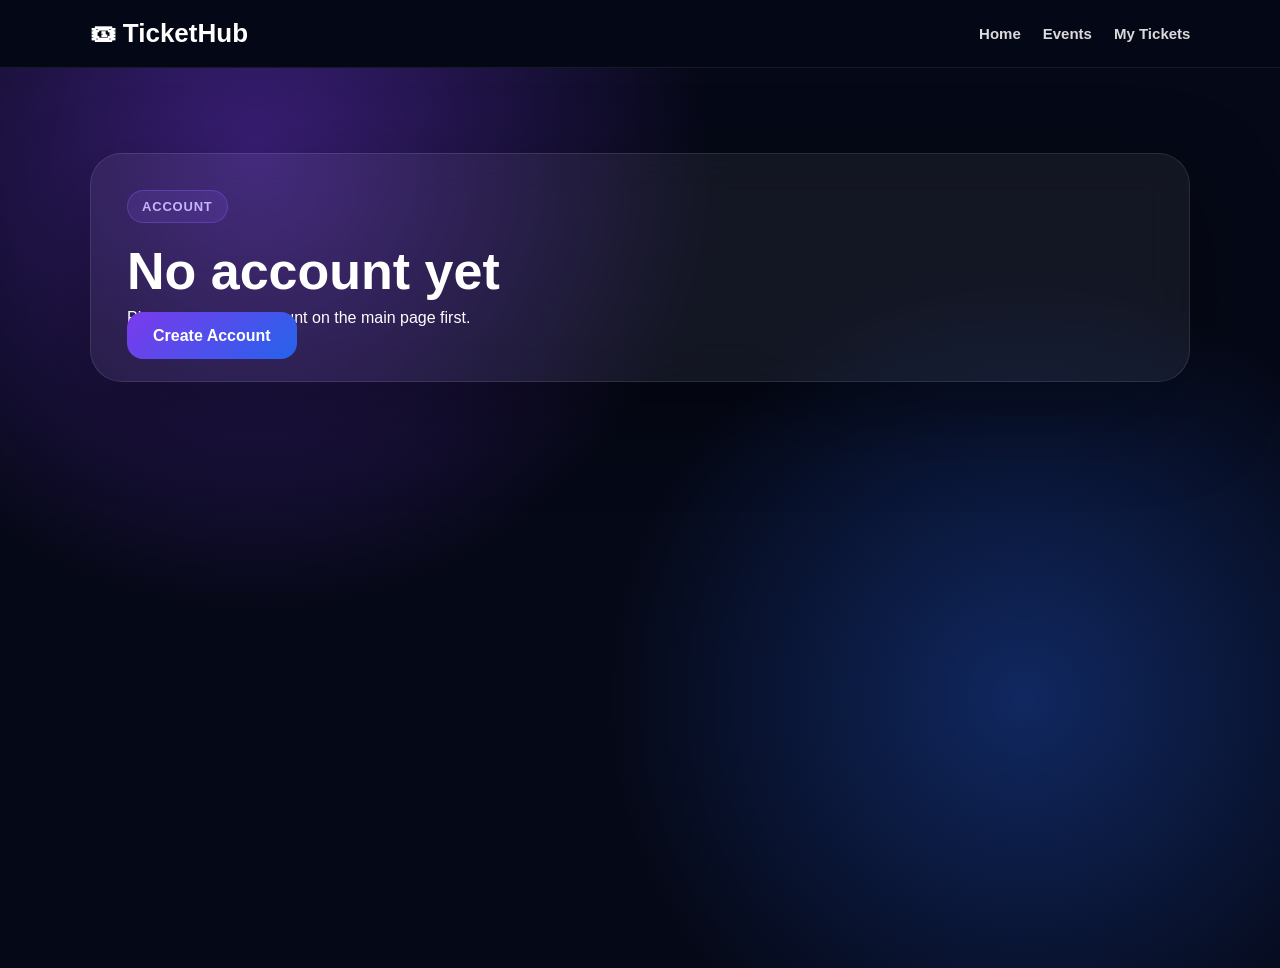
<file: account.html>
<!DOCTYPE html>
<html lang="en">
<head>
<meta charset="UTF-8">
<meta name="viewport" content="width=device-width, initial-scale=1.0">

<title>TicketHub Account</title>
<link rel="stylesheet" href="style.css">
</head>

<body>

<header>
  <a href="index.html" class="logo">🎟 TicketHub</a>

  <nav>
    <a href="index.html">Home</a>
    <a href="index.html#events">Events</a>
    <a href="index.html#tickets">My Tickets</a>
  </nav>
</header>

<section class="account-page">
  <div id="fullAccountBox" class="full-account"></div>
</section>

<script src="js/toast.js"></script>
<script src="js/events.js"></script>
<script src="js/account.js"></script>
<script src="js/tickets.js"></script>

<script>
  function openEventDetails(title){
  localStorage.setItem("selectedEventTitle", title);
  window.location.href = "event.html";
}
function openPayment(id){
  localStorage.setItem("selectedTicketId", id);
  window.location.href = "payment.html";
}

function openTicket(id){
  localStorage.setItem("selectedTicketId", id);
  window.location.href = "ticket.html";
}

const fullAccountBox = document.getElementById("fullAccountBox");
const accountUser = JSON.parse(localStorage.getItem("tickethubUser"));
const tickets = JSON.parse(localStorage.getItem("tickets")) || [];
const viewedTickets = JSON.parse(localStorage.getItem("viewedTickets")) || [];

if(!accountUser){
  fullAccountBox.innerHTML = `
    <span class="section-label">Account</span>
    <h1>No account yet</h1>
    <p>Please create an account on the main page first.</p>
    <a class="main-btn" href="index.html#account">Create Account</a>
  `;
} else {
  const paidTickets = tickets.filter(t => t.status.includes("Paid"));
  const totalSpent = paidTickets.reduce((sum, t) => sum + Number(t.price), 0);

  const originalTotal = paidTickets.reduce((sum, ticket) => {
    const event = events.find(e => e.title === ticket.title);
    return sum + (event ? event.price : ticket.price);
  }, 0);

  const saved = Math.max(originalTotal - totalSpent, 0);

  let level = "Bronze";
  let nextLevel = "Silver";
  let currentTarget = 0;
  let nextTarget = 500;

  if(totalSpent >= 2000){
    level = "Platinum";
    nextLevel = "Max level";
    currentTarget = 2000;
    nextTarget = 2000;
  } else if(totalSpent >= 1000){
    level = "Gold";
    nextLevel = "Platinum";
    currentTarget = 1000;
    nextTarget = 2000;
  } else if(totalSpent >= 500){
    level = "Silver";
    nextLevel = "Gold";
    currentTarget = 500;
    nextTarget = 1000;
  }

  const progress =
    nextTarget === currentTarget
    ? 100
    : Math.min(
        100,
        Math.round(((totalSpent - currentTarget) / (nextTarget - currentTarget)) * 100)
      );

  const amountLeft = Math.max(nextTarget - totalSpent, 0);

  fullAccountBox.innerHTML = `
    <span class="section-label">Personal Dashboard</span>

    <h1>👋 ${accountUser.name}</h1>
    <p class="account-email">${accountUser.email}</p>

    <div class="level-card">
      <h2>${level} Member</h2>
      <p>Member since: ${accountUser.joined}</p>

      <div class="level-progress-info">
        ${
          nextLevel === "Max level"
          ? "🏆 You reached the highest level"
          : `$${totalSpent} / $${nextTarget} to ${nextLevel}`
        }
      </div>

      <div class="level-progress">
        <span style="width:${progress}%"></span>
      </div>

      ${
        nextLevel === "Max level"
        ? `<p>Thank you for being one of our top clients.</p>`
        : `<p>$${amountLeft} left to reach ${nextLevel} level.</p>`
      }
    </div>

    <div class="dashboard-grid">
      <div>
        <h3>${tickets.length}</h3>
        <p>Total reserved tickets</p>
      </div>

      <div>
        <h3>${paidTickets.length}</h3>
        <p>Paid tickets</p>
      </div>

      <div>
        <h3>$${totalSpent}</h3>
        <p>Total spent</p>
      </div>

      <div>
        <h3>$${saved}</h3>
        <p>Saved with discounts</p>
      </div>

      <div>
        <h3>${viewedTickets.length}</h3>
        <p>Viewed digital tickets</p>
      </div>
    </div>

    <h2 class="account-subtitle">🎫 Your Tickets</h2>

    <div class="account-ticket-list">
      ${
        tickets.length === 0
        ? `<p class="empty">No tickets yet.</p>`
        : tickets.map(ticket => {
          const paid = ticket.status.includes("Paid");

          return `
          <div class="account-ticket">
            <h3>${ticket.title}</h3>
            <p>Order: ${ticket.id}</p>
            <p>📍 ${ticket.location}</p>
            <p>📅 ${ticket.date}</p>
            <p>💳 $${ticket.price}</p>

            <span class="ticket-status ${
              paid ? "status-paid" : "status-waiting"
            }">${ticket.status}</span>

            <div class="account-ticket-actions">
              <button onclick="openEventDetails('${ticket.title}')">
  View Event Details
</button>
              ${
                paid
                ? `<button onclick="openTicket('${ticket.id}')">View Digital Ticket</button>`
                : `<button onclick="openPayment('${ticket.id}')">Pay Online</button>`
              }
            </div>
          </div>
          `;
        }).join("")
      }
    </div>

    <button class="logout-btn account-logout" onclick="logoutUser()">
      Logout
    </button>
  `;
}
</script>

</body>
</html>
</file>
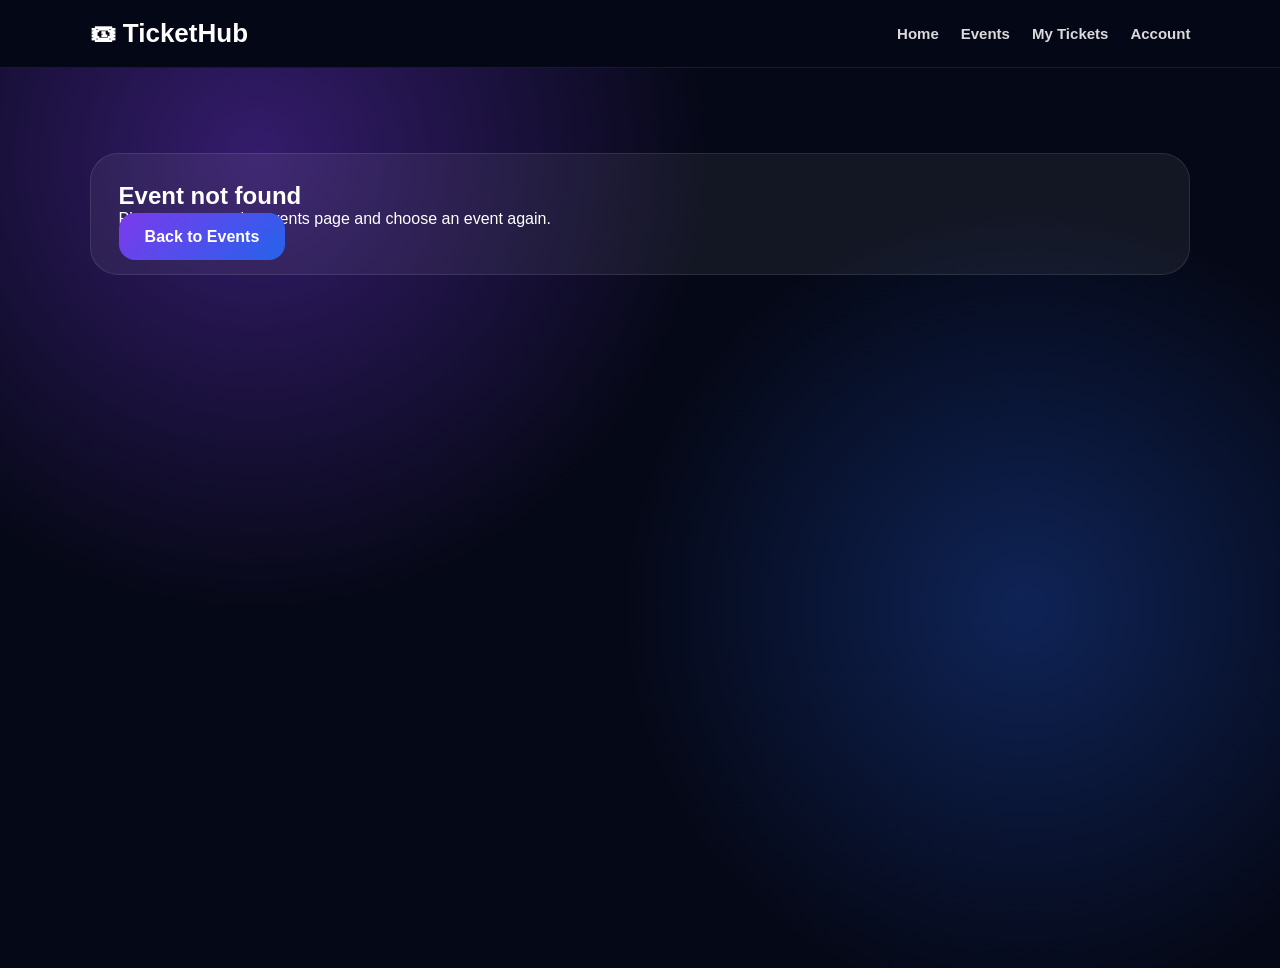
<file: event.html>
<!DOCTYPE html>
<html lang="en">
<head>
<meta charset="UTF-8">
<meta name="viewport" content="width=device-width, initial-scale=1.0">
<title>TicketHub Event Details</title>
<link rel="stylesheet" href="style.css">
</head>

<body>

<header>
  <a href="index.html" class="logo">🎟 TicketHub</a>
  <nav>
    <a href="index.html">Home</a>
    <a href="index.html#events">Events</a>
    <a href="index.html#tickets">My Tickets</a>
    <a href="account.html">Account</a>
  </nav>
</header>

<section class="event-page">
  <div id="eventPageContent"></div>
</section>

<script src="js/toast.js"></script>
<script src="js/events.js"></script>

<script src="js/seatmap/layouts.js"></script>
<script src="js/seatmap/generator.js"></script>
<script src="js/seatmap/renderer.js"></script>
<script src="js/seatmap/engine.js"></script>

<script>
const selectedTitle = localStorage.getItem("selectedEventTitle");
const eventData = events.find(event => event.title === selectedTitle);
const box = document.getElementById("eventPageContent");

function renderEventPage(){
  if(!eventData){
    box.innerHTML = `
      <div class="event-info-box">
        <h1>Event not found</h1>
        <p>Please return to the events page and choose an event again.</p>
        <a class="main-btn" href="index.html#events">Back to Events</a>
      </div>
    `;
    return;
  }

  const layout = SeatMapLayouts.getLayout(eventData);

  box.innerHTML = `
    <div class="event-layout pro-event-layout">

      <div>
        <img class="event-hero-img" src="${eventData.image}" alt="${eventData.title}">

        <div class="event-info-box">
          <span class="section-label">${eventData.category}</span>

          <h1>${eventData.title}</h1>

          <p>📍 ${eventData.location}</p>
          <p>📅 ${eventData.date}</p>
          <p>🏟 ${layout.title}</p>
          <p>${layout.description}</p>

          <div class="seatmap-stats">
            <div>
              <h3 id="seatTotal">0</h3>
              <p>Total seats</p>
            </div>

            <div>
              <h3 id="seatAvailable">0</h3>
              <p>Available</p>
            </div>

            <div>
              <h3 id="seatSold">0</h3>
              <p>Reserved</p>
            </div>
          </div>

          <div class="seat-summary-box">
            <h3>Selected seat</h3>

            <div id="selectedSeatBox">
              Choose an available seat on the map.
            </div>
          </div>

          <button class="buy-btn" onclick="SeatMapEngine.reserveSelectedSeat()">
            Reserve Selected Seat
          </button>
        </div>
      </div>

      <div class="seat-map-box pro-map-box">
        <span class="section-label">SeatMap V2</span>

        <h2>Choose your exact seat</h2>

        <div class="seat-legend">
          <span><b class="legend-vip"></b> VIP</span>
          <span><b class="legend-gold"></b> Gold</span>
          <span><b class="legend-standard"></b> Standard</span>
          <span><b class="legend-sold"></b> Sold</span>
          <span><b class="legend-selected"></b> Selected</span>
        </div>

        <div id="seatMapContainer"></div>
      </div>

    </div>
  `;

  SeatMapEngine.init(eventData, "seatMapContainer");
}

renderEventPage();
</script>

</body>
</html>
</file>
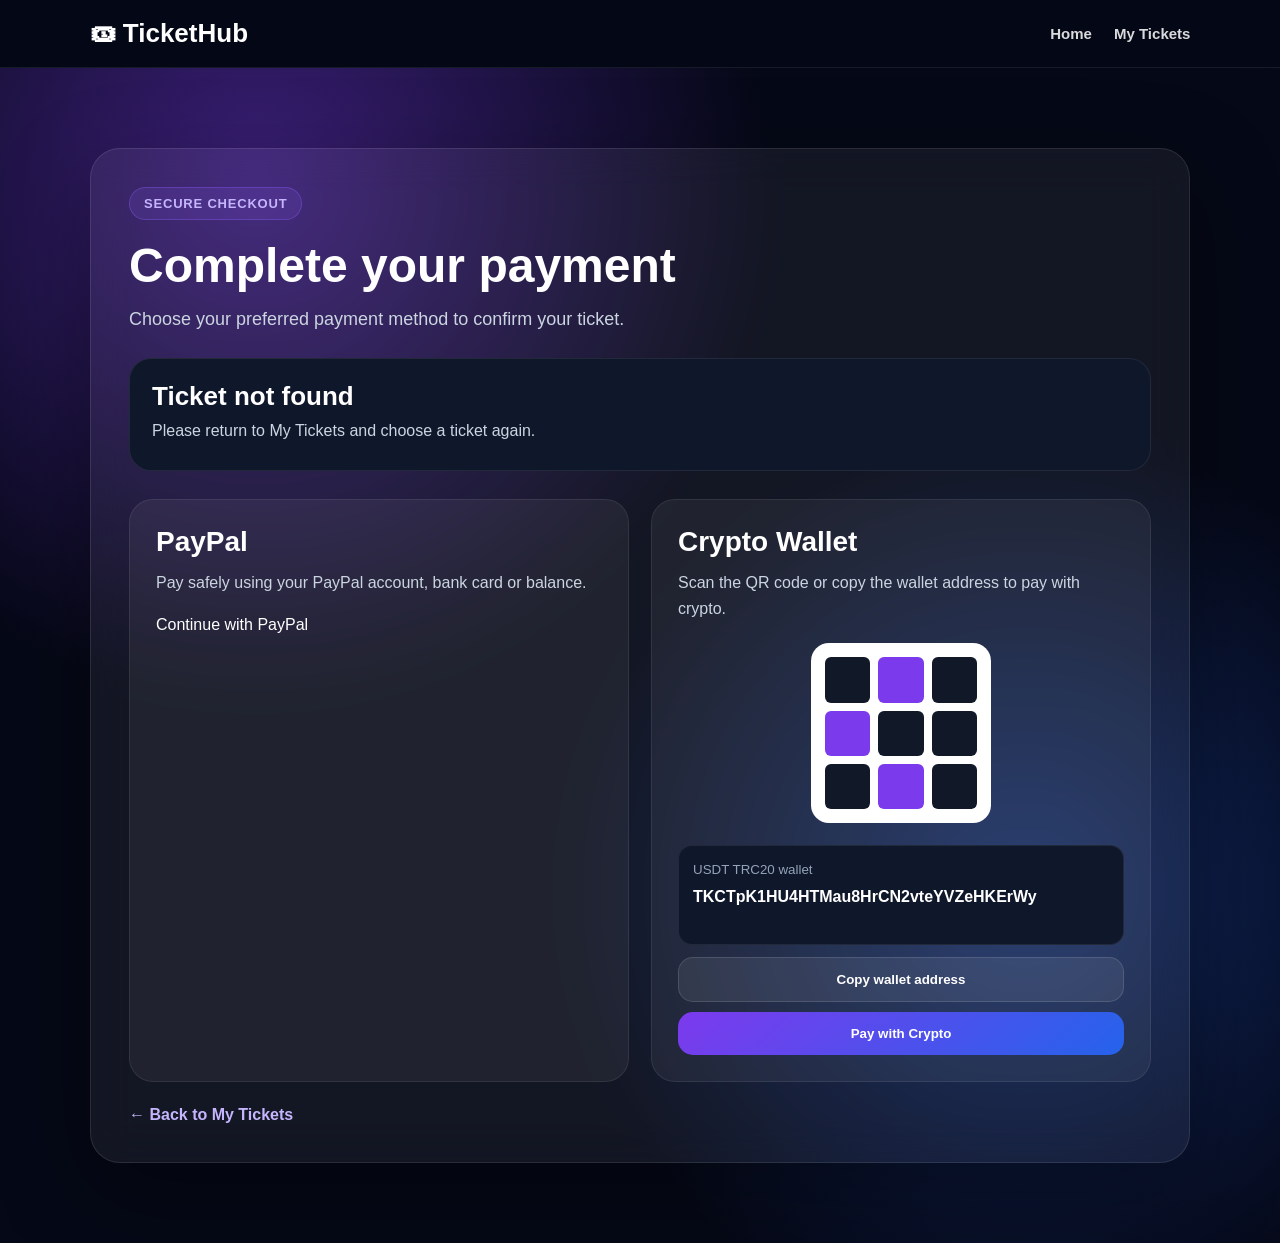
<file: payment.html>
<!DOCTYPE html>
<html lang="en">
<head>
<meta charset="UTF-8">
<meta name="viewport" content="width=device-width, initial-scale=1.0">

<title>TicketHub Payment</title>
<link rel="stylesheet" href="style.css">
</head>

<body>

<header>
  <a href="index.html" class="logo">🎟 TicketHub</a>

  <nav>
    <a href="index.html">Home</a>
    <a href="index.html#tickets">My Tickets</a>
  </nav>
</header>

<section class="payment-page">

  <div class="payment-card">

    <span class="section-label">Secure Checkout</span>

    <h1>Complete your payment</h1>

    <p class="payment-subtitle">
      Choose your preferred payment method to confirm your ticket.
    </p>

    <div id="paymentInfo" class="payment-info"></div>

    <div class="payment-methods">

      <div class="payment-option">
        <h2>PayPal</h2>
        <p>
          Pay safely using your PayPal account, bank card or balance.
        </p>

        <div id="paypal-button-container"></div>
          Continue with PayPal
        </button>
      </div>

      <div class="payment-option">
        <h2>Crypto Wallet</h2>
        <p>
          Scan the QR code or copy the wallet address to pay with crypto.
        </p>

        <div class="qr-box">
          <div class="fake-qr">
            <span></span><span></span><span></span>
            <span></span><span></span><span></span>
            <span></span><span></span><span></span>
          </div>
        </div>

        <div class="wallet-box">
          <small>USDT TRC20 wallet</small>
          <p id="walletAddress">TKCTpK1HU4HTMau8HrCN2vteYVZeHKErWy</p>
        </div>

        <button class="copy-btn" onclick="copyWallet()">
          Copy wallet address
        </button>

        <button class="pay-btn" onclick="startCryptoPayment()">
  Pay with Crypto
</button>
      </div>

    </div>

    <a class="back-link" href="index.html#tickets">
      ← Back to My Tickets
    </a>

  </div>

</section>
<script src="https://www.paypal.com/sdk/js?client-id=ASmPo29-CAx1f6HAVmBZiJ8HGcMhTygTA6nf48iBbQSwUuh_tp2i-8JwFFqXmMqD-EnzxzRBslFUW_jC&currency=USD"></script>
<script src="js/toast.js"></script>
<script>
const paymentInfo = document.getElementById("paymentInfo");
const ticketId = localStorage.getItem("selectedTicketId");
const tickets = JSON.parse(localStorage.getItem("tickets")) || [];
const ticket = tickets.find(t => t.id === ticketId);

if (!ticket) {
  paymentInfo.innerHTML = `
    <h3>Ticket not found</h3>
    <p>Please return to My Tickets and choose a ticket again.</p>
  `;
} else {
  paymentInfo.innerHTML = `
    <h3>${ticket.title}</h3>
    <p>Order: ${ticket.id}</p>
    <p>📍 ${ticket.location}</p>
    <p>📅 ${ticket.date}</p>
    <p class="payment-price">$${ticket.price}</p>
  `;
}

function markAsPaid() {
  const index = tickets.findIndex(t => t.id === ticketId);

  if (index !== -1) {
    tickets[index].status = "Paid / Confirmed";
    localStorage.setItem("tickets", JSON.stringify(tickets));
  }
}

function payWithPaypal() {
  if (!ticket) {
    showToast("Payment error", "Ticket not found.", "error");
    return;
  }

  const paypalName = "Masha Save";
  const amount = Number(ticket.price).toFixed(2);

  const paypalUrl = `https://paypal.me/${paypalName}/${amount}USD`;

  window.open(paypalUrl, "_blank");

  showToast(
    "PayPal opened",
    "After payment, return here and confirm your order.",
    "payment"
  );
}

function copyWallet() {
  const wallet = document.getElementById("walletAddress").innerText;
  navigator.clipboard.writeText(wallet);
  showToast(
  "Wallet copied",
  "Crypto wallet address copied to clipboard.",
  "info"
);
}

async function startCryptoPayment(){
  try{
    const selectedTicket = JSON.parse(localStorage.getItem("selectedTicket") || "{}");
    const selectedEvent = localStorage.getItem("selectedEventTitle") || selectedTicket.title || "TicketHub order";

    let amountFromStorage =
  localStorage.getItem("selectedTicketPrice") ||
  localStorage.getItem("ticketPrice") ||
  localStorage.getItem("selectedEventPrice") ||
  localStorage.getItem("selectedPrice") ||
  selectedTicket.price ||
  selectedTicket.total ||
  0;

if(!amountFromStorage || Number(amountFromStorage) <= 0){
  const priceText = document.body.innerText.match(/\$[\d,.]+/);
  if(priceText){
    amountFromStorage = priceText[0];
  }
}

const amount = Number(String(amountFromStorage).replace("$", "").replace(",", "").trim());

    if(!amount || amount <= 0){
      console.error("Invalid crypto amount:", amountFromStorage, selectedTicket);
      showToast("Crypto error", "Ticket price was not found.", "error");
      return;
    }

    const orderId = localStorage.getItem("selectedOrderId") || `TH-${Date.now()}`;

    console.log("Creating crypto payment:", { amount, orderId, selectedEvent });

    const response = await fetch("/api/create-crypto-payment", {
      method: "POST",
      headers: {
        "Content-Type": "application/json"
      },
      body: JSON.stringify({
        amount,
        orderId,
        description: selectedEvent
      })
    });

    const data = await response.json();

    console.log("Crypto response:", data);

    if(!response.ok || !data.invoice_url){
      showToast("Crypto payment error", "Could not create crypto invoice.", "error");
      return;
    }

    localStorage.setItem("cryptoOrderId", orderId);
    window.location.href = data.invoice_url;

  }catch(error){
    console.error("Crypto payment error:", error);
    showToast("Crypto error", "Something went wrong.", "error");
  }
}

if (ticket && window.paypal) {
  paypal.Buttons({
    createOrder: async function() {
      const response = await fetch("/api/paypal-create-order", {
        method: "POST",
        body: JSON.stringify({
          amount: ticket.price,
          ticketId: ticket.id,
          title: ticket.title
        }) 
      });

      const order = await response.json();
      return order.id;
    },

    onApprove: async function(data) {
      const response = await fetch("/api/paypal-capture-order", {
        method: "POST",
        body: JSON.stringify({
          orderId: data.orderID
        })
      });

      const result = await response.json();

      if (result.status === "COMPLETED") {
        markAsPaid();

        showToast(
          "Payment successful",
          "Your ticket has been confirmed.",
          "payment"
        );

        setTimeout(() => {
          window.location.href = "index.html#tickets";
        }, 1200);
      } else {
        showToast(
          "Payment not completed",
          "Please try again.",
          "error"
        );
      }
    },

    onError: function() {
      showToast(
        "PayPal error",
        "Something went wrong during payment.",
        "error"
      );
    }
  }).render("#paypal-button-container");
}
</script>

</body>
</html>
</file>
<file: style.css>
*{
margin:0;
padding:0;
box-sizing:border-box;
font-family:-apple-system,BlinkMacSystemFont,"Segoe UI",sans-serif;
scroll-behavior:smooth;
}

body{
background:#050816;
color:white;
overflow-x:hidden;
}

header{
position:sticky;
top:0;
z-index:1000;
display:flex;
justify-content:space-between;
align-items:center;
padding:18px 7%;
background:rgba(5,8,22,.85);
backdrop-filter:blur(18px);
border-bottom:1px solid rgba(255,255,255,.08);
}

.logo{
  text-decoration:none;
color:white;
font-size:26px;
font-weight:900;
}

nav{
display:flex;
gap:22px;
}

nav a{
color:white;
text-decoration:none;
font-weight:600;
font-size:15px;
opacity:.85;
}

nav a:hover{
color:#a78bfa;
}

.ticker{
overflow:hidden;
background:#111827;
padding:12px 0;
border-bottom:1px solid rgba(255,255,255,.08);
}

.ticker-content{
white-space:nowrap;
display:inline-block;
animation:tickerMove 28s linear infinite;
font-weight:700;
color:#e0e7ff;
}

@keyframes tickerMove{
0%{transform:translateX(100%)}
100%{transform:translateX(-100%)}
}

.hero{
min-height:85vh;
padding:110px 7%;
display:flex;
flex-direction:column;
justify-content:center;
align-items:center;
text-align:center;
background:
radial-gradient(circle at 20% 10%,rgba(124,58,237,.5),transparent 35%),
radial-gradient(circle at 80% 30%,rgba(37,99,235,.4),transparent 35%),
radial-gradient(circle at 50% 90%,rgba(236,72,153,.25),transparent 35%);
}

.hero-badge,.section-label{
display:inline-block;
margin-bottom:18px;
padding:8px 14px;
border-radius:999px;
background:rgba(139,92,246,.15);
border:1px solid rgba(139,92,246,.35);
color:#c4b5fd;
font-weight:800;
font-size:13px;
text-transform:uppercase;
letter-spacing:.8px;
}

.hero h1{
max-width:950px;
font-size:76px;
line-height:1;
margin-bottom:24px;
}

.hero p{
max-width:760px;
font-size:21px;
color:#cbd5e1;
line-height:1.6;
margin-bottom:34px;
}

.hero-actions{
display:flex;
gap:16px;
flex-wrap:wrap;
justify-content:center;
margin-bottom:60px;
}

.main-btn,.second-btn{
padding:15px 26px;
border-radius:16px;
font-weight:900;
text-decoration:none;
}

.main-btn{
background:linear-gradient(135deg,#7c3aed,#2563eb);
color:white;
}

.second-btn{
background:rgba(255,255,255,.08);
color:white;
border:1px solid rgba(255,255,255,.12);
}

.hero-stats{
display:flex;
gap:70px;
flex-wrap:wrap;
justify-content:center;
}

.hero-stats h2{
font-size:42px;
color:#a78bfa;
}

.hero-stats span{
color:#94a3b8;
}

.story,.events,.my-tickets,.how,.live,.fun,.faq{
padding:85px 7%;
}

.story{
display:grid;
grid-template-columns:1.4fr .8fr;
gap:35px;
align-items:center;
}

.story h2,.events h2,.my-tickets h2,.how h2,.live h2,.fun h2,.faq h2{
font-size:44px;
margin-bottom:20px;
}

.story p,.how p,.fun p,.faq p{
color:#cbd5e1;
line-height:1.7;
margin-bottom:16px;
}

.story-card{
padding:30px;
border-radius:26px;
background:linear-gradient(145deg,rgba(124,58,237,.25),rgba(37,99,235,.16));
border:1px solid rgba(255,255,255,.1);
box-shadow:0 30px 80px rgba(0,0,0,.25);
}

.story-card h3{
font-size:28px;
margin-bottom:20px;
}

.section-head{
display:flex;
justify-content:space-between;
align-items:center;
gap:20px;
margin-bottom:28px;
}

#searchInput{
width:320px;
max-width:100%;
padding:15px 18px;
border-radius:16px;
border:1px solid rgba(255,255,255,.12);
background:rgba(255,255,255,.07);
color:white;
outline:none;
font-size:15px;
}

#searchInput::placeholder{
color:#94a3b8;
}

.categories{
display:flex;
gap:12px;
flex-wrap:wrap;
margin-bottom:30px;
}

.categories button{
border:none;
border-radius:999px;
padding:11px 18px;
cursor:pointer;
background:rgba(255,255,255,.08);
color:white;
font-weight:800;
border:1px solid rgba(255,255,255,.08);
}

.categories button:hover{
background:#7c3aed;
}

.cards{
display:grid;
grid-template-columns:repeat(auto-fit,minmax(300px,1fr));
gap:24px;
}

.card{
background:rgba(255,255,255,.055);
border:1px solid rgba(255,255,255,.08);
border-radius:26px;
overflow:hidden;
transition:.35s;
backdrop-filter:blur(18px);
}

.card:hover{
transform:translateY(-10px);
border-color:#8b5cf6;
box-shadow:0 30px 70px rgba(124,58,237,.18);
}

.card img{
width:100%;
height:220px;
object-fit:cover;
}

.card-content{
padding:22px;
}

.card h3{
font-size:23px;
margin-bottom:10px;
}

.card-tag{
display:inline-block;
margin-bottom:12px;
padding:6px 10px;
border-radius:999px;
background:rgba(96,165,250,.15);
color:#93c5fd;
font-size:12px;
font-weight:900;
}

.location,.date{
color:#cbd5e1;
margin-bottom:9px;
}

.stats{
display:flex;
justify-content:space-between;
gap:12px;
margin:16px 0;
font-size:14px;
}

.available{color:#22c55e}
.sold{color:#fb923c}

.progress{
height:8px;
background:rgba(255,255,255,.08);
border-radius:999px;
overflow:hidden;
margin-bottom:18px;
}

.progress span{
display:block;
height:100%;
background:linear-gradient(90deg,#7c3aed,#22c55e);
border-radius:999px;
}

.price{
font-size:24px;
font-weight:900;
margin-bottom:17px;
}

.buy-btn,.pay-btn,.delete-btn,.demo-btn,.random-box button{
width:100%;
border:none;
border-radius:15px;
padding:14px;
font-weight:900;
cursor:pointer;
color:white;
}

.buy-btn,.pay-btn,.random-box button{
background:linear-gradient(135deg,#7c3aed,#2563eb);
}

.delete-btn{
background:rgba(239,68,68,.16);
border:1px solid rgba(239,68,68,.35);
color:#fecaca;
margin-top:10px;
}

.demo-btn{
background:rgba(255,255,255,.08);
border:1px solid rgba(255,255,255,.12);
margin-top:10px;
}

.ticket-card{
display:grid;
grid-template-columns:1fr 220px;
gap:20px;
background:#0f172a;
border:1px solid rgba(255,255,255,.08);
border-radius:24px;
padding:24px;
margin-bottom:18px;
}

.ticket-card h3{
font-size:24px;
margin-bottom:10px;
}

.ticket-card p{
color:#cbd5e1;
margin-bottom:8px;
}

.ticket-status{
display:inline-block;
padding:7px 12px;
border-radius:999px;
font-weight:900;
margin-top:6px;
}

.status-waiting{
background:rgba(251,146,60,.15);
color:#fed7aa;
}

.status-paid{
background:rgba(34,197,94,.15);
color:#bbf7d0;
}

.ticket-actions{
display:flex;
flex-direction:column;
justify-content:center;
}

.empty{
color:#94a3b8;
}

.steps{
display:grid;
grid-template-columns:repeat(auto-fit,minmax(220px,1fr));
gap:20px;
}

.steps div,.live-feed div,.random-box{
padding:24px;
border-radius:22px;
background:rgba(255,255,255,.06);
border:1px solid rgba(255,255,255,.08);
}

.steps h3{
margin-bottom:10px;
font-size:22px;
}

.live-feed{
display:grid;
grid-template-columns:repeat(auto-fit,minmax(240px,1fr));
gap:16px;
margin-top:28px;
}

.fun-grid{
display:grid;
grid-template-columns:260px 1fr;
gap:24px;
align-items:stretch;
margin-top:26px;
}

.orb{
height:260px;
width:260px;
border-radius:50%;
border:none;
font-size:66px;
cursor:pointer;
background:
radial-gradient(circle at 35% 30%,#fff,transparent 12%),
linear-gradient(135deg,#7c3aed,#2563eb,#ec4899);
box-shadow:0 0 60px rgba(124,58,237,.6);
transition:.25s;
}

.orb:active{
transform:scale(.9) rotate(18deg);
filter:hue-rotate(70deg);
}

.random-box h3{
font-size:26px;
margin-bottom:14px;
}

.random-box button{
margin-top:16px;
}

.faq details{
background:rgba(255,255,255,.06);
border:1px solid rgba(255,255,255,.08);
border-radius:18px;
padding:20px;
margin-bottom:14px;
}

.faq summary{
cursor:pointer;
font-weight:900;
font-size:18px;
}

.faq p{
margin-top:12px;
}

footer{
text-align:center;
padding:60px 7%;
color:#64748b;
border-top:1px solid rgba(255,255,255,.08);
}

@media(max-width:820px){
header{
flex-direction:column;
gap:14px;
}

nav{
gap:13px;
flex-wrap:wrap;
justify-content:center;
}

.hero h1{
font-size:46px;
}

.hero p{
font-size:17px;
}

.story{
grid-template-columns:1fr;
}

.section-head{
flex-direction:column;
align-items:flex-start;
}

.ticket-card{
grid-template-columns:1fr;
}

.fun-grid{
grid-template-columns:1fr;
}

.orb{
width:220px;
height:220px;
margin:auto;
}

.story h2,.events h2,.my-tickets h2,.how h2,.live h2,.fun h2,.faq h2{
font-size:34px;
}
}
.payment-page{
min-height:calc(100vh - 80px);
padding:80px 7%;
display:flex;
justify-content:center;
align-items:center;
background:
radial-gradient(circle at 20% 10%,rgba(124,58,237,.45),transparent 35%),
radial-gradient(circle at 80% 70%,rgba(37,99,235,.35),transparent 35%);
}

.payment-card{
width:100%;
max-width:1100px;
padding:38px;
border-radius:30px;
background:rgba(255,255,255,.06);
border:1px solid rgba(255,255,255,.1);
backdrop-filter:blur(20px);
box-shadow:0 30px 90px rgba(0,0,0,.35);
}

.payment-card h1{
font-size:48px;
margin-bottom:16px;
}

.payment-subtitle{
color:#cbd5e1;
font-size:18px;
margin-bottom:28px;
}

.payment-info{
padding:22px;
border-radius:22px;
background:#0f172a;
border:1px solid rgba(255,255,255,.08);
margin-bottom:28px;
}

.payment-info h3{
font-size:26px;
margin-bottom:10px;
}

.payment-info p{
color:#cbd5e1;
margin-bottom:8px;
}

.payment-price{
font-size:30px;
font-weight:900;
color:white !important;
}

.payment-methods{
display:grid;
grid-template-columns:1fr 1fr;
gap:22px;
}

.payment-option{
padding:26px;
border-radius:24px;
background:rgba(255,255,255,.055);
border:1px solid rgba(255,255,255,.08);
}

.payment-option h2{
font-size:28px;
margin-bottom:12px;
}

.payment-option p{
color:#cbd5e1;
line-height:1.6;
margin-bottom:20px;
}

.paypal-btn{
width:100%;
border:none;
border-radius:15px;
padding:15px;
font-weight:900;
cursor:pointer;
background:#ffc439;
color:#111827;
font-size:16px;
}

.qr-box{
display:flex;
justify-content:center;
margin:22px 0;
}

.fake-qr{
width:180px;
height:180px;
padding:14px;
border-radius:18px;
background:white;
display:grid;
grid-template-columns:repeat(3,1fr);
gap:8px;
}

.fake-qr span{
background:#111827;
border-radius:6px;
}

.fake-qr span:nth-child(2),
.fake-qr span:nth-child(4),
.fake-qr span:nth-child(8){
background:#7c3aed;
}

.wallet-box{
padding:14px;
border-radius:14px;
background:#0f172a;
border:1px solid rgba(255,255,255,.08);
margin-bottom:12px;
word-break:break-all;
}

.wallet-box small{
color:#94a3b8;
}

.wallet-box p{
margin-top:6px;
font-weight:800;
color:white;
}

.copy-btn{
width:100%;
border:none;
border-radius:15px;
padding:14px;
font-weight:900;
cursor:pointer;
background:rgba(255,255,255,.08);
border:1px solid rgba(255,255,255,.12);
color:white;
margin-bottom:10px;
}

.back-link{
display:inline-block;
margin-top:24px;
color:#c4b5fd;
text-decoration:none;
font-weight:800;
}

@media(max-width:820px){
.payment-card{
padding:24px;
}

.payment-card h1{
font-size:36px;
}

.payment-methods{
grid-template-columns:1fr;
}

.fake-qr{
width:160px;
height:160px;
}
}
.ticket-page{
min-height:calc(100vh - 80px);
padding:80px 7%;
display:flex;
justify-content:center;
align-items:center;
background:
radial-gradient(circle at 20% 10%,rgba(124,58,237,.45),transparent 35%),
radial-gradient(circle at 80% 70%,rgba(37,99,235,.35),transparent 35%);
}

.digital-ticket{
width:100%;
max-width:760px;
padding:38px;
border-radius:32px;
background:rgba(255,255,255,.06);
border:1px solid rgba(255,255,255,.1);
backdrop-filter:blur(20px);
box-shadow:0 30px 90px rgba(0,0,0,.35);
text-align:center;
}

.digital-ticket h1{
font-size:46px;
margin-bottom:18px;
}

.digital-status{
display:inline-block;
padding:10px 16px;
border-radius:999px;
font-weight:900;
margin-bottom:24px;
}

.digital-paid{
background:rgba(34,197,94,.16);
color:#bbf7d0;
}

.digital-waiting{
background:rgba(251,146,60,.16);
color:#fed7aa;
}

.ticket-details{
text-align:left;
background:#0f172a;
border:1px solid rgba(255,255,255,.08);
border-radius:22px;
padding:22px;
margin:22px 0;
}

.ticket-details p{
color:#cbd5e1;
margin-bottom:10px;
}

.big-qr{
display:flex;
justify-content:center;
margin:26px 0;
}

.ticket-note{
color:#94a3b8;
line-height:1.6;
margin-bottom:24px;
}

.ticket-page-actions{
display:flex;
gap:14px;
justify-content:center;
flex-wrap:wrap;
}

.ticket-page-actions .demo-btn{
width:auto;
padding:15px 24px;
}

@media(max-width:820px){
.digital-ticket{
padding:24px;
}

.digital-ticket h1{
font-size:34px;
}
}
.media-showcase,
.video-section,
.deals,
.account-section{
padding:85px 7%;
}

.media-showcase h2,
.video-section h2,
.deals h2,
.account-section h2{
font-size:44px;
margin-bottom:18px;
}

.media-showcase p,
.video-section p,
.deals p{
color:#cbd5e1;
line-height:1.7;
margin-bottom:28px;
max-width:760px;
}

.media-grid{
display:grid;
grid-template-columns:repeat(4,1fr);
gap:16px;
}

.media-grid img{
width:100%;
height:260px;
object-fit:cover;
border-radius:24px;
border:1px solid rgba(255,255,255,.1);
transition:.35s;
}

.media-grid img:hover{
transform:scale(1.04);
box-shadow:0 25px 70px rgba(124,58,237,.25);
}

.video-section{
display:grid;
grid-template-columns:.8fr 1.2fr;
gap:30px;
align-items:center;
background:
radial-gradient(circle at 80% 50%,rgba(124,58,237,.25),transparent 35%);
}

.video-section video{
width:100%;
max-height:460px;
object-fit:cover;
border-radius:30px;
border:1px solid rgba(255,255,255,.12);
box-shadow:0 30px 90px rgba(0,0,0,.35);
}

.discount-badge{
display:inline-block;
margin-bottom:12px;
padding:7px 12px;
border-radius:999px;
background:rgba(34,197,94,.16);
color:#bbf7d0;
font-size:12px;
font-weight:900;
}

.old-price{
color:#94a3b8;
text-decoration:line-through;
font-size:16px;
margin-right:8px;
}

.account-box{
margin-top:28px;
max-width:720px;
padding:28px;
border-radius:26px;
background:rgba(255,255,255,.06);
border:1px solid rgba(255,255,255,.09);
}

.account-box input{
width:100%;
padding:15px 18px;
border-radius:15px;
border:1px solid rgba(255,255,255,.12);
background:rgba(255,255,255,.07);
color:white;
outline:none;
margin-bottom:12px;
font-size:15px;
}

.account-box input::placeholder{
color:#94a3b8;
}

.account-box button{
width:100%;
border:none;
border-radius:15px;
padding:15px;
font-weight:900;
cursor:pointer;
background:linear-gradient(135deg,#7c3aed,#2563eb);
color:white;
margin-top:8px;
}

.account-profile{
display:grid;
gap:10px;
}

.account-profile p{
color:#cbd5e1;
}

.first-discount{
margin-top:16px;
padding:18px;
border-radius:18px;
background:rgba(34,197,94,.13);
border:1px solid rgba(34,197,94,.28);
color:#bbf7d0;
font-weight:800;
}

.logout-btn{
background:rgba(239,68,68,.16) !important;
border:1px solid rgba(239,68,68,.35) !important;
color:#fecaca !important;
}

@media(max-width:820px){
.media-grid{
grid-template-columns:1fr 1fr;
}

.media-grid img{
height:190px;
}

.video-section{
grid-template-columns:1fr;
}

.media-showcase h2,
.video-section h2,
.deals h2,
.account-section h2{
font-size:34px;
}
}
.vibe-video{
width:100%;
height:460px;
object-fit:cover;
border-radius:30px;
border:1px solid rgba(255,255,255,.12);
box-shadow:0 30px 90px rgba(0,0,0,.35);
background:#111827;
}
.toast{
position:fixed;
top:95px;
right:30px;
z-index:9999;
display:flex;
align-items:flex-start;
gap:14px;
min-width:300px;
max-width:420px;
padding:18px 20px;
border-radius:20px;
background:rgba(15,23,42,.94);
border:1px solid rgba(139,92,246,.45);
box-shadow:0 25px 70px rgba(0,0,0,.38);
backdrop-filter:blur(20px);
color:white;
transform:translateX(140%);
transition:.35s ease;
}

.toast.show{
transform:translateX(0);
}

.toast-icon{
width:38px;
height:38px;
display:flex;
align-items:center;
justify-content:center;
border-radius:14px;
background:linear-gradient(135deg,#7c3aed,#2563eb);
font-size:18px;
flex-shrink:0;
}

.toast strong{
display:block;
font-size:16px;
margin-bottom:4px;
}

.toast small{
display:block;
color:#94a3b8;
font-weight:600;
line-height:1.4;
}

.toast-error{
border-color:rgba(239,68,68,.45);
}

.toast-error .toast-icon{
background:linear-gradient(135deg,#ef4444,#f97316);
}

.toast-payment .toast-icon{
background:linear-gradient(135deg,#22c55e,#2563eb);
}

@media(max-width:820px){
.toast{
left:18px;
right:18px;
top:90px;
min-width:auto;
max-width:none;
}
}

.toast.show{
transform:translateX(0);
}

.toast small{
display:block;
color:#94a3b8;
font-weight:600;
margin-top:5px;
}

.account-page{
min-height:100vh;
padding:85px 7%;
background:
radial-gradient(circle at 20% 10%,rgba(124,58,237,.45),transparent 35%),
radial-gradient(circle at 80% 70%,rgba(37,99,235,.35),transparent 35%);
}

.full-account{
max-width:1100px;
margin:auto;
padding:36px;
border-radius:32px;
background:rgba(255,255,255,.06);
border:1px solid rgba(255,255,255,.1);
backdrop-filter:blur(20px);
box-shadow:0 30px 90px rgba(0,0,0,.35);
}

.full-account h1{
font-size:52px;
margin-bottom:8px;
}

.account-email{
color:#cbd5e1;
margin-bottom:24px;
}

.level-card{
padding:24px;
border-radius:24px;
background:linear-gradient(135deg,rgba(124,58,237,.25),rgba(37,99,235,.18));
border:1px solid rgba(255,255,255,.1);
margin-bottom:26px;
}

.dashboard-grid{
display:grid;
grid-template-columns:repeat(auto-fit,minmax(190px,1fr));
gap:16px;
margin-bottom:34px;
}

.dashboard-grid div{
padding:22px;
border-radius:22px;
background:rgba(255,255,255,.07);
border:1px solid rgba(255,255,255,.08);
}

.dashboard-grid h3{
font-size:34px;
color:#a78bfa;
}

.dashboard-grid p,
.level-card p{
color:#cbd5e1;
}

.account-subtitle{
font-size:34px;
margin-bottom:18px;
}

.account-ticket-list{
display:grid;
grid-template-columns:repeat(auto-fit,minmax(260px,1fr));
gap:16px;
}

.account-ticket{
padding:22px;
border-radius:22px;
background:#0f172a;
border:1px solid rgba(255,255,255,.08);
}

.account-ticket h3{
margin-bottom:10px;
}

.account-ticket p{
color:#cbd5e1;
margin-bottom:8px;
}

.account-logout{
margin-top:28px;
padding:15px 22px;
border-radius:15px;
width:auto;
}

@media(max-width:820px){
.toast{
left:18px;
right:18px;
top:90px;
}

.full-account{
padding:24px;
}

.full-account h1{
font-size:36px;
}
}
.level-progress-info{
margin-top:16px;
margin-bottom:10px;
font-weight:900;
color:#c4b5fd;
}

.level-progress{
height:12px;
width:100%;
background:rgba(255,255,255,.1);
border-radius:999px;
overflow:hidden;
margin-bottom:14px;
}

.level-progress span{
display:block;
height:100%;
border-radius:999px;
background:linear-gradient(90deg,#7c3aed,#22c55e);
}

.account-ticket-actions{
margin-top:16px;
}

.account-ticket-actions button{
width:100%;
border:none;
border-radius:14px;
padding:13px;
font-weight:900;
cursor:pointer;
background:linear-gradient(135deg,#7c3aed,#2563eb);
color:white;
}
.details-btn{
width:100%;
border:none;
border-radius:15px;
padding:14px;
font-weight:900;
cursor:pointer;
background:rgba(255,255,255,.08);
border:1px solid rgba(255,255,255,.12);
color:white;
margin-top:10px;
}

.event-page{
padding:85px 7%;
min-height:100vh;
background:
radial-gradient(circle at 20% 10%,rgba(124,58,237,.4),transparent 35%),
radial-gradient(circle at 80% 60%,rgba(37,99,235,.3),transparent 35%);
}

.event-layout{
display:grid;
grid-template-columns:1fr 1fr;
gap:30px;
align-items:start;
}

.event-hero-img{
width:100%;
height:420px;
object-fit:cover;
border-radius:30px;
border:1px solid rgba(255,255,255,.12);
}

.event-info-box,
.seat-map-box{
padding:28px;
border-radius:28px;
background:rgba(255,255,255,.06);
border:1px solid rgba(255,255,255,.1);
}

.venue-map{
margin-top:24px;
padding:22px;
border-radius:24px;
background:#0f172a;
}

.stage{
text-align:center;
padding:14px;
border-radius:16px;
background:linear-gradient(135deg,#7c3aed,#2563eb);
font-weight:900;
margin-bottom:18px;
}

.seat-grid{
display:grid;
grid-template-columns:repeat(3,1fr);
gap:12px;
}

.seat-zone{
padding:18px;
border-radius:18px;
background:rgba(255,255,255,.08);
border:1px solid rgba(255,255,255,.12);
cursor:pointer;
transition:.25s;
}

.seat-zone:hover,
.seat-zone.active{
background:rgba(124,58,237,.35);
border-color:#a78bfa;
transform:translateY(-4px);
}

.seat-zone h4{
margin-bottom:8px;
}

.seat-zone p{
color:#cbd5e1;
font-size:14px;
}

.selected-zone{
margin-top:20px;
padding:18px;
border-radius:18px;
background:rgba(34,197,94,.12);
border:1px solid rgba(34,197,94,.3);
color:#bbf7d0;
font-weight:800;
}

@media(max-width:820px){
.event-layout{
grid-template-columns:1fr;
}

.event-hero-img{
height:280px;
}

.seat-grid{
grid-template-columns:1fr;
}
}
.video-gallery{
display:grid;
grid-template-columns:repeat(3,1fr);
gap:16px;
}

.video-gallery video{
width:100%;
height:460px;
object-fit:cover;
border-radius:26px;
border:1px solid rgba(255,255,255,.12);
box-shadow:0 30px 90px rgba(0,0,0,.35);
background:#111827;
transition:.35s;
}

.video-gallery video:hover{
transform:scale(1.03);
}

@media(max-width:820px){
.video-gallery{
grid-template-columns:1fr;
}

.video-gallery video{
height:320px;
}
}
.seat-legend{
display:flex;
gap:12px;
flex-wrap:wrap;
margin:18px 0;
}

.seat-legend span{
display:flex;
align-items:center;
gap:7px;
color:#cbd5e1;
font-weight:800;
font-size:14px;
}

.seat-legend b{
width:16px;
height:16px;
border-radius:5px;
display:inline-block;
}

.legend-vip{background:#ec4899}
.legend-gold{background:#f59e0b}
.legend-standard{background:#2563eb}
.legend-sold{background:#475569}

.real-map{
padding:24px;
border-radius:26px;
background:#0f172a;
border:1px solid rgba(255,255,255,.08);
margin-bottom:20px;
}

.map-stage{
text-align:center;
padding:16px;
border-radius:18px;
background:linear-gradient(135deg,#7c3aed,#2563eb);
font-weight:900;
margin-bottom:24px;
}

.seat-visual-grid{
display:grid;
grid-template-columns:repeat(8,1fr);
gap:10px;
}

.seat{
height:42px;
border:none;
border-radius:10px;
font-weight:900;
cursor:pointer;
color:white;
transition:.25s;
}

.seat.vip{
background:#ec4899;
}

.seat.gold{
background:#f59e0b;
color:#111827;
}

.seat.standard{
background:#2563eb;
}

.seat.sold{
background:#475569;
color:#94a3b8;
cursor:not-allowed;
opacity:.55;
}

.seat.active{
outline:3px solid white;
transform:scale(1.12);
box-shadow:0 0 25px rgba(255,255,255,.35);
}

.seat:not(.sold):hover{
transform:translateY(-3px);
}

@media(max-width:820px){
.seat-visual-grid{
grid-template-columns:repeat(4,1fr);
}

.seat{
height:44px;
}
}
.wide-event-layout{
grid-template-columns:.8fr 1.4fr;
}

.advanced-map-box{
overflow:hidden;
}

.seat-summary-box{
margin:24px 0;
padding:20px;
border-radius:20px;
background:#0f172a;
border:1px solid rgba(255,255,255,.08);
}

.seat-summary-box h3{
margin-bottom:12px;
}

.seat-summary-box p{
margin-bottom:6px;
}

.advanced-venue{
position:relative;
padding:28px;
border-radius:30px;
background:#0f172a;
border:1px solid rgba(255,255,255,.08);
overflow:hidden;
}

.venue-center{
height:170px;
border-radius:28px;
display:flex;
flex-direction:column;
align-items:center;
justify-content:center;
text-align:center;
margin-bottom:28px;
border:2px solid rgba(255,255,255,.12);
color:white;
}

.concert-center{
background:linear-gradient(135deg,#7c3aed,#2563eb);
clip-path:ellipse(70% 55% at 50% 50%);
}

.stadium-center{
background:linear-gradient(135deg,#16a34a,#15803d);
}

.race-center{
background:#111827;
border-radius:50%;
}

.tennis-center{
background:linear-gradient(135deg,#2563eb,#1d4ed8);
}

.arena-center{
background:linear-gradient(135deg,#7c3aed,#ec4899);
}

.field-lines,
.track-line,
.court-net{
width:70%;
height:60%;
border:2px solid rgba(255,255,255,.6);
border-radius:18px;
position:absolute;
}

.track-line{
border-radius:50%;
}

.court-net{
height:2px;
background:white;
border:none;
}

.advanced-seat-grid{
display:grid;
grid-template-columns:repeat(14,1fr);
gap:8px;
}

.advanced-seat{
height:34px;
font-size:11px;
border-radius:9px;
}

.advanced-seat.vip{
background:#ec4899;
}

.advanced-seat.gold{
background:#f59e0b;
color:#111827;
}

.advanced-seat.standard{
background:#2563eb;
}

.advanced-seat.sold{
background:#475569;
color:#94a3b8;
cursor:not-allowed;
opacity:.5;
}

.advanced-seat.active{
outline:3px solid white;
transform:scale(1.15);
box-shadow:0 0 25px rgba(255,255,255,.35);
}

.legend-selected{
background:white;
}

.football-map .advanced-seat-grid{
grid-template-columns:repeat(16,1fr);
}

.race-map .advanced-seat-grid{
grid-template-columns:repeat(16,1fr);
}

.concert-map .advanced-seat-grid{
grid-template-columns:repeat(14,1fr);
}

.tennis-map .advanced-seat-grid{
grid-template-columns:repeat(12,1fr);
}

@media(max-width:1000px){
.wide-event-layout{
grid-template-columns:1fr;
}

.advanced-seat-grid,
.football-map .advanced-seat-grid,
.race-map .advanced-seat-grid,
.concert-map .advanced-seat-grid,
.tennis-map .advanced-seat-grid{
grid-template-columns:repeat(6,1fr);
}

.advanced-seat{
height:38px;
font-size:12px;
}
}
.pro-event-layout{
grid-template-columns:.72fr 1.45fr;
gap:34px;
}

.pro-map-box{
overflow:hidden;
}

.pro-map{
padding:26px;
border-radius:30px;
background:
radial-gradient(circle at 50% 20%,rgba(124,58,237,.18),transparent 35%),
#0f172a;
border:1px solid rgba(255,255,255,.09);
}

.pro-center{
min-height:145px;
border-radius:28px;
display:flex;
flex-direction:column;
align-items:center;
justify-content:center;
text-align:center;
position:relative;
overflow:hidden;
margin:18px 0;
border:2px solid rgba(255,255,255,.12);
color:white;
font-weight:900;
}

.pro-center span{
margin-top:8px;
font-size:13px;
color:#cbd5e1;
}

.pro-stage{
background:linear-gradient(135deg,#7c3aed,#2563eb);
clip-path:ellipse(72% 58% at 50% 50%);
}

.pro-football-field{
background:linear-gradient(135deg,#16a34a,#15803d);
}

.football-line{
position:absolute;
width:78%;
height:62%;
border:2px solid rgba(255,255,255,.65);
border-radius:16px;
}

.pro-race-track{
background:#020617;
border-radius:50%;
min-height:210px;
}

.track-inner{
position:absolute;
width:78%;
height:58%;
border:18px solid rgba(255,255,255,.16);
border-radius:50%;
box-shadow:inset 0 0 0 2px rgba(255,255,255,.28);
}

.pro-tennis-court{
background:linear-gradient(135deg,#2563eb,#1d4ed8);
}

.tennis-net{
position:absolute;
width:76%;
height:2px;
background:white;
opacity:.85;
}

.pro-esports-screen{
background:linear-gradient(135deg,#111827,#7c3aed);
}

.pro-arena{
background:linear-gradient(135deg,#ec4899,#7c3aed);
}

.pro-section{
padding:18px;
border-radius:22px;
background:rgba(255,255,255,.055);
border:1px solid rgba(255,255,255,.08);
margin-bottom:16px;
}

.pro-section-head{
display:flex;
justify-content:space-between;
gap:16px;
align-items:center;
margin-bottom:14px;
}

.pro-section-head h4{
margin:0;
font-size:16px;
}

.pro-section-head span{
font-size:12px;
font-weight:900;
color:#cbd5e1;
}

.pro-seats{
display:grid;
grid-template-columns:repeat(auto-fit,minmax(38px,1fr));
gap:7px;
}

.pro-seat{
height:34px;
border:none;
border-radius:9px;
font-size:11px;
font-weight:900;
cursor:pointer;
color:white;
transition:.22s;
}

.pro-seat.vip{
background:#ec4899;
}

.pro-seat.gold{
background:#f59e0b;
color:#111827;
}

.pro-seat.standard{
background:#2563eb;
}

.pro-seat.sold{
background:#475569;
color:#94a3b8;
opacity:.52;
cursor:not-allowed;
}

.pro-seat:not(.sold):hover{
transform:translateY(-3px) scale(1.04);
box-shadow:0 12px 30px rgba(124,58,237,.28);
}

.pro-seat.active{
outline:3px solid white;
transform:scale(1.16);
box-shadow:0 0 28px rgba(255,255,255,.45);
}

.stadium-middle{
display:grid;
grid-template-columns:.62fr 1.25fr .62fr;
gap:16px;
align-items:center;
}

.stadium-middle .pro-section{
margin-bottom:0;
}

.race-side-stands,
.concert-floor{
display:grid;
grid-template-columns:1fr 1fr;
gap:16px;
}

.seat-summary-box{
margin:24px 0;
padding:20px;
border-radius:20px;
background:#0f172a;
border:1px solid rgba(255,255,255,.08);
}

.seat-summary-box h3{
margin-bottom:12px;
}

.legend-selected{
background:white;
}

@media(max-width:1000px){
.pro-event-layout{
grid-template-columns:1fr;
}

.stadium-middle,
.race-side-stands,
.concert-floor{
grid-template-columns:1fr;
}

.pro-seat{
height:38px;
font-size:12px;
}
}
/* =========================
   TicketHub SeatMap V2
========================= */

.seatmap-stats{
display:grid;
grid-template-columns:repeat(3,1fr);
gap:12px;
margin:24px 0;
}

.seatmap-stats div{
padding:18px;
border-radius:18px;
background:rgba(255,255,255,.06);
border:1px solid rgba(255,255,255,.08);
}

.seatmap-stats h3{
font-size:28px;
color:#a78bfa;
}

.seatmap-stats p{
color:#94a3b8;
font-size:13px;
margin:0;
}

.seatmap-map{
padding:26px;
border-radius:30px;
background:
radial-gradient(circle at 50% 15%,rgba(124,58,237,.18),transparent 35%),
#0f172a;
border:1px solid rgba(255,255,255,.09);
}

.seatmap-center{
min-height:150px;
border-radius:28px;
display:flex;
flex-direction:column;
align-items:center;
justify-content:center;
text-align:center;
position:relative;
overflow:hidden;
margin:18px 0;
border:2px solid rgba(255,255,255,.12);
font-weight:900;
}

.seatmap-center span{
margin-top:8px;
font-size:13px;
color:#cbd5e1;
max-width:420px;
}

.seatmap-center-concert{
background:linear-gradient(135deg,#7c3aed,#2563eb);
clip-path:ellipse(72% 58% at 50% 50%);
}

.seatmap-center-football{
background:linear-gradient(135deg,#16a34a,#15803d);
}

.seatmap-center-race{
background:#020617;
border-radius:50%;
min-height:230px;
}

.seatmap-center-race::before{
content:"";
position:absolute;
width:75%;
height:55%;
border:20px solid rgba(255,255,255,.16);
border-radius:50%;
box-shadow:inset 0 0 0 2px rgba(255,255,255,.28);
}

.seatmap-center-tennis{
background:linear-gradient(135deg,#2563eb,#1d4ed8);
}

.seatmap-center-basketball,
.seatmap-center-arena{
background:linear-gradient(135deg,#ec4899,#7c3aed);
}

.seatmap-center-esports{
background:linear-gradient(135deg,#111827,#7c3aed);
}

.seatmap-center-festival{
background:linear-gradient(135deg,#f97316,#7c3aed);
}

.seatmap-section{
padding:18px;
border-radius:22px;
background:rgba(255,255,255,.055);
border:1px solid rgba(255,255,255,.08);
margin-bottom:16px;
}

.seatmap-section-header{
display:flex;
justify-content:space-between;
align-items:center;
gap:14px;
margin-bottom:14px;
}

.seatmap-section-header h4{
margin:0;
font-size:16px;
}

.seatmap-section-header span{
font-size:12px;
font-weight:900;
color:#cbd5e1;
}

.seatmap-seats{
display:grid;
grid-template-columns:repeat(auto-fit,minmax(36px,1fr));
gap:7px;
}

.seatmap-seat{
height:34px;
border:none;
border-radius:9px;
font-size:11px;
font-weight:900;
cursor:pointer;
color:white;
transition:.22s;
}

.seatmap-seat.vip{
background:#ec4899;
}

.seatmap-seat.gold{
background:#f59e0b;
color:#111827;
}

.seatmap-seat.standard{
background:#2563eb;
}

.seatmap-seat.sold{
background:#475569;
color:#94a3b8;
opacity:.52;
cursor:not-allowed;
}

.seatmap-seat:not(.sold):hover{
transform:translateY(-3px) scale(1.04);
box-shadow:0 12px 30px rgba(124,58,237,.28);
}

.seatmap-seat.active{
outline:3px solid white;
transform:scale(1.16);
box-shadow:0 0 28px rgba(255,255,255,.45);
}

.seatmap-stadium-row{
display:grid;
grid-template-columns:.7fr 1.25fr .7fr;
gap:16px;
align-items:center;
}

.seatmap-stadium-row .seatmap-section{
margin-bottom:0;
}

.seatmap-two-cols{
display:grid;
grid-template-columns:1fr 1fr;
gap:16px;
}

.shape-arc{
border-color:rgba(236,72,153,.35);
}

.shape-left,
.shape-right{
border-color:rgba(245,158,11,.28);
}

.shape-wide{
border-color:rgba(37,99,235,.28);
}

.seat-summary-box{
margin:24px 0;
padding:20px;
border-radius:20px;
background:#0f172a;
border:1px solid rgba(255,255,255,.08);
}

.seat-summary-box h3{
margin-bottom:12px;
}

.seat-summary-box p{
margin-bottom:6px;
}

.legend-selected{
background:white;
}

@media(max-width:1000px){
.pro-event-layout{
grid-template-columns:1fr;
}

.seatmap-stadium-row,
.seatmap-two-cols{
grid-template-columns:1fr;
}

.seatmap-seat{
height:38px;
font-size:12px;
}

.seatmap-stats{
grid-template-columns:1fr;
}
}
.selected-seat-list{
display:grid;
gap:10px;
margin-top:10px;
}

.selected-seat-item{
display:grid;
grid-template-columns:1fr;
gap:4px;
padding:12px;
border-radius:14px;
background:rgba(255,255,255,.06);
border:1px solid rgba(255,255,255,.08);
}

.selected-seat-item span{
font-weight:900;
color:white;
}

.selected-seat-item small{
color:#94a3b8;
}

.selected-seat-item strong{
color:#bbf7d0;
}

.selected-total{
margin-top:14px;
padding:14px;
border-radius:16px;
background:rgba(34,197,94,.13);
border:1px solid rgba(34,197,94,.28);
display:flex;
justify-content:space-between;
gap:12px;
font-weight:900;
}

.selected-total span{
color:#bbf7d0;
}

.selected-total strong{
color:white;
}
/* =========================
   Mobile UX upgrade
========================= */

@media(max-width:820px){

  body{
    overflow-x:hidden;
  }

  header{
    padding:14px 18px;
  }

  .logo{
    font-size:22px;
  }

  nav{
    gap:12px;
    overflow-x:auto;
    white-space:nowrap;
  }

  nav a{
    font-size:13px;
  }

  .hero{
    padding:90px 18px 40px;
    min-height:auto;
  }

  .hero h1{
    font-size:38px;
    line-height:1.05;
  }

  .hero p{
    font-size:15px;
  }

  section{
    padding:45px 18px;
  }

  .cards,
  .events-grid,
  .deals-grid{
    grid-template-columns:1fr 1fr;
    gap:12px;
  }

  .card,
  .event-card,
  .deal-card{
    border-radius:18px;
    padding:12px;
  }

  .card img,
  .event-card img,
  .deal-card img{
    height:115px;
    border-radius:14px;
  }

  .card h3,
  .event-card h3,
  .deal-card h3{
    font-size:15px;
    line-height:1.15;
    margin-top:8px;
  }

  .card p,
  .event-card p,
  .deal-card p{
    font-size:12px;
    line-height:1.35;
  }

  .buy-btn,
  .details-btn{
    padding:10px;
    font-size:12px;
    border-radius:12px;
  }

  .section-label{
    font-size:11px;
  }

  h2{
    font-size:30px;
  }

  .video-gallery{
    grid-template-columns:1fr;
  }

  .video-gallery video{
    height:220px;
  }

  .faq details{
    padding:14px;
  }

  .faq summary{
    font-size:14px;
  }

  .faq p{
    font-size:13px;
  }
}
/* =========================
   FORCE MOBILE COMPACT MODE
========================= */

@media screen and (max-width: 820px){

  html, body{
    width:100% !important;
    overflow-x:hidden !important;
  }

  header{
    padding:12px 14px !important;
  }

  .logo{
    font-size:20px !important;
  }

  nav{
    display:flex !important;
    gap:10px !important;
    overflow-x:auto !important;
    white-space:nowrap !important;
  }

  nav a{
    font-size:12px !important;
  }

  section{
    padding:34px 14px !important;
  }

  .hero{
    min-height:auto !important;
    padding:85px 14px 34px !important;
  }

  .hero h1{
    font-size:34px !important;
    line-height:1.05 !important;
  }

  .hero p{
    font-size:14px !important;
  }

  .cards,
  .events-grid,
  .deals-grid,
  .ticket-grid,
  .hot-grid,
  #eventsContainer,
  #dealsContainer{
    display:grid !important;
    grid-template-columns:repeat(2, minmax(0, 1fr)) !important;
    gap:10px !important;
  }

  .card,
  .event-card,
  .deal-card,
  .ticket-card{
    padding:10px !important;
    border-radius:16px !important;
  }

  .card img,
  .event-card img,
  .deal-card img,
  .ticket-card img{
    height:95px !important;
    border-radius:12px !important;
    object-fit:cover !important;
  }

  .card h3,
  .event-card h3,
  .deal-card h3,
  .ticket-card h3{
    font-size:14px !important;
    line-height:1.15 !important;
    margin:7px 0 !important;
  }

  .card p,
  .event-card p,
  .deal-card p,
  .ticket-card p{
    font-size:11px !important;
    line-height:1.25 !important;
    margin:4px 0 !important;
  }

  .buy-btn,
  .details-btn,
  button{
    padding:9px 8px !important;
    font-size:11px !important;
    border-radius:11px !important;
  }

  h2{
    font-size:28px !important;
  }

  .section-label{
    font-size:10px !important;
  }

  .video-gallery{
    grid-template-columns:1fr !important;
  }

  .video-gallery video{
    height:190px !important;
  }

  .faq details{
    padding:12px !important;
  }
}
</file>
